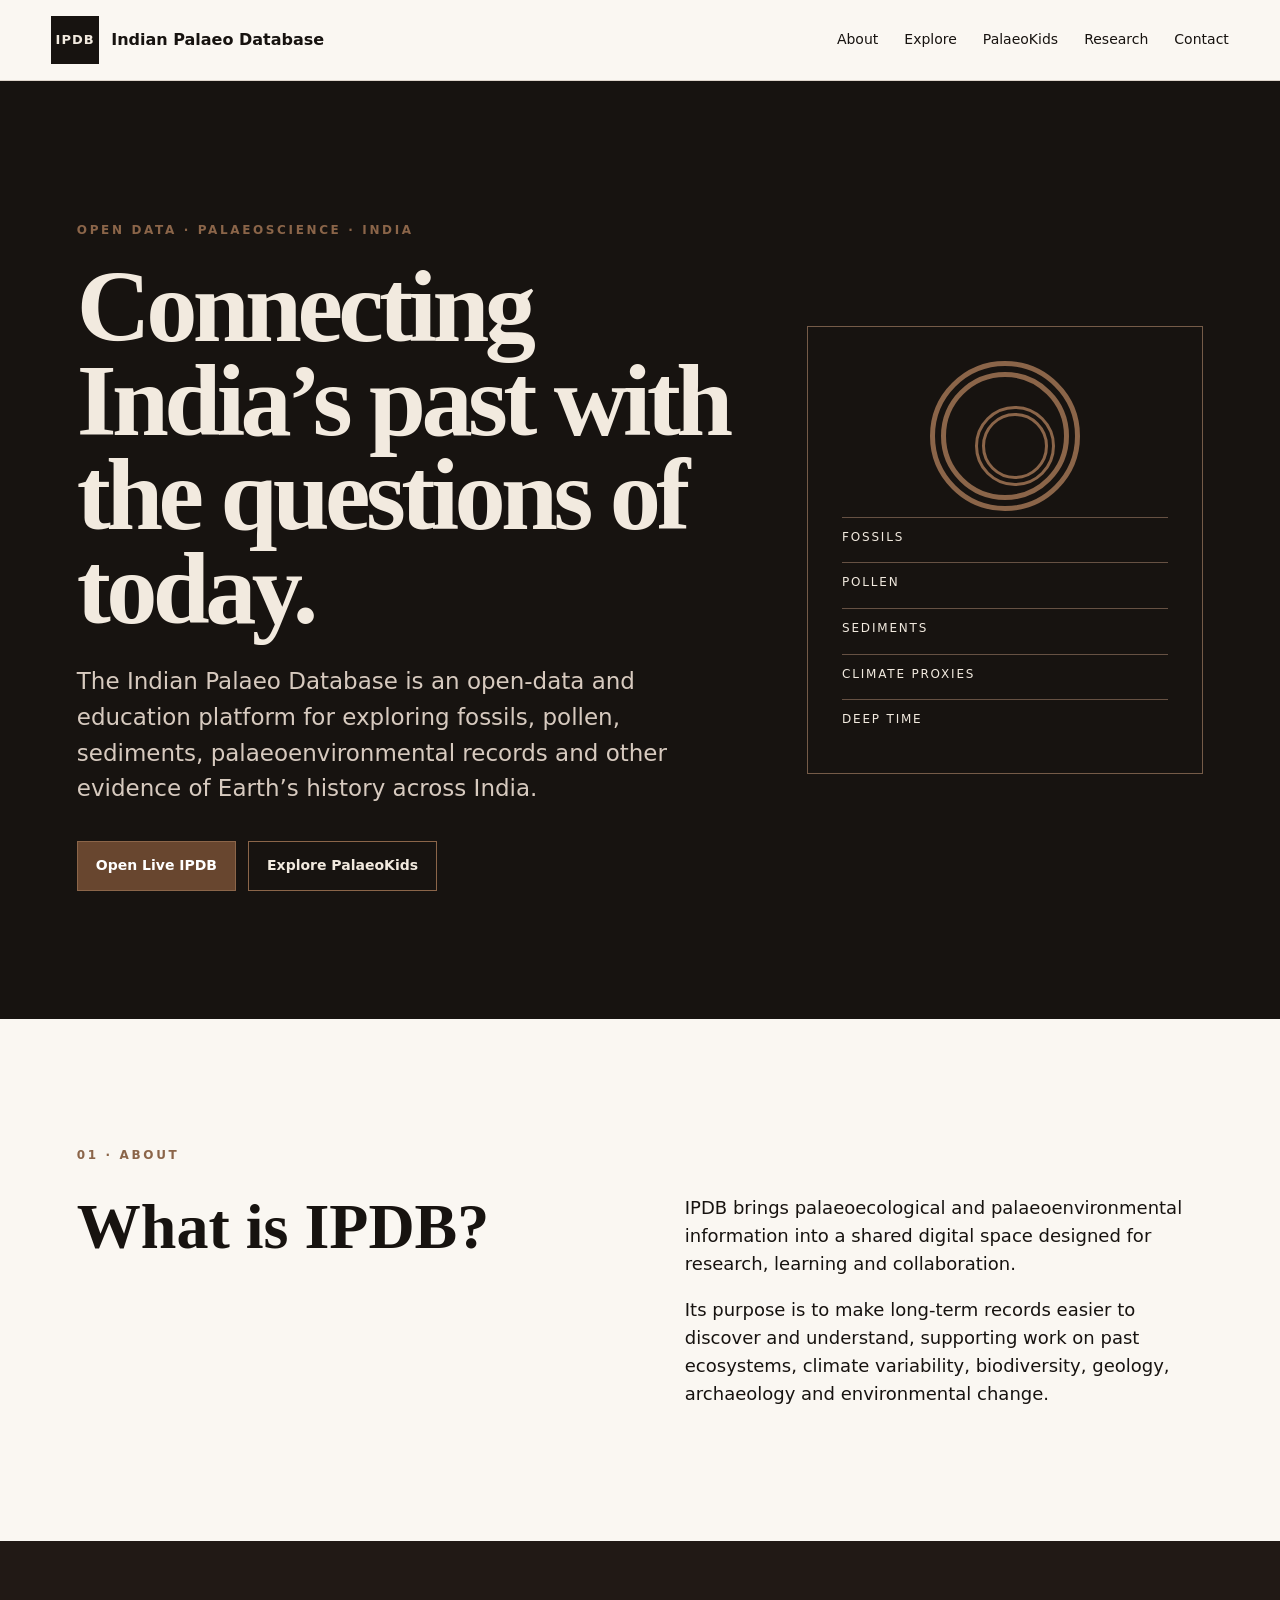
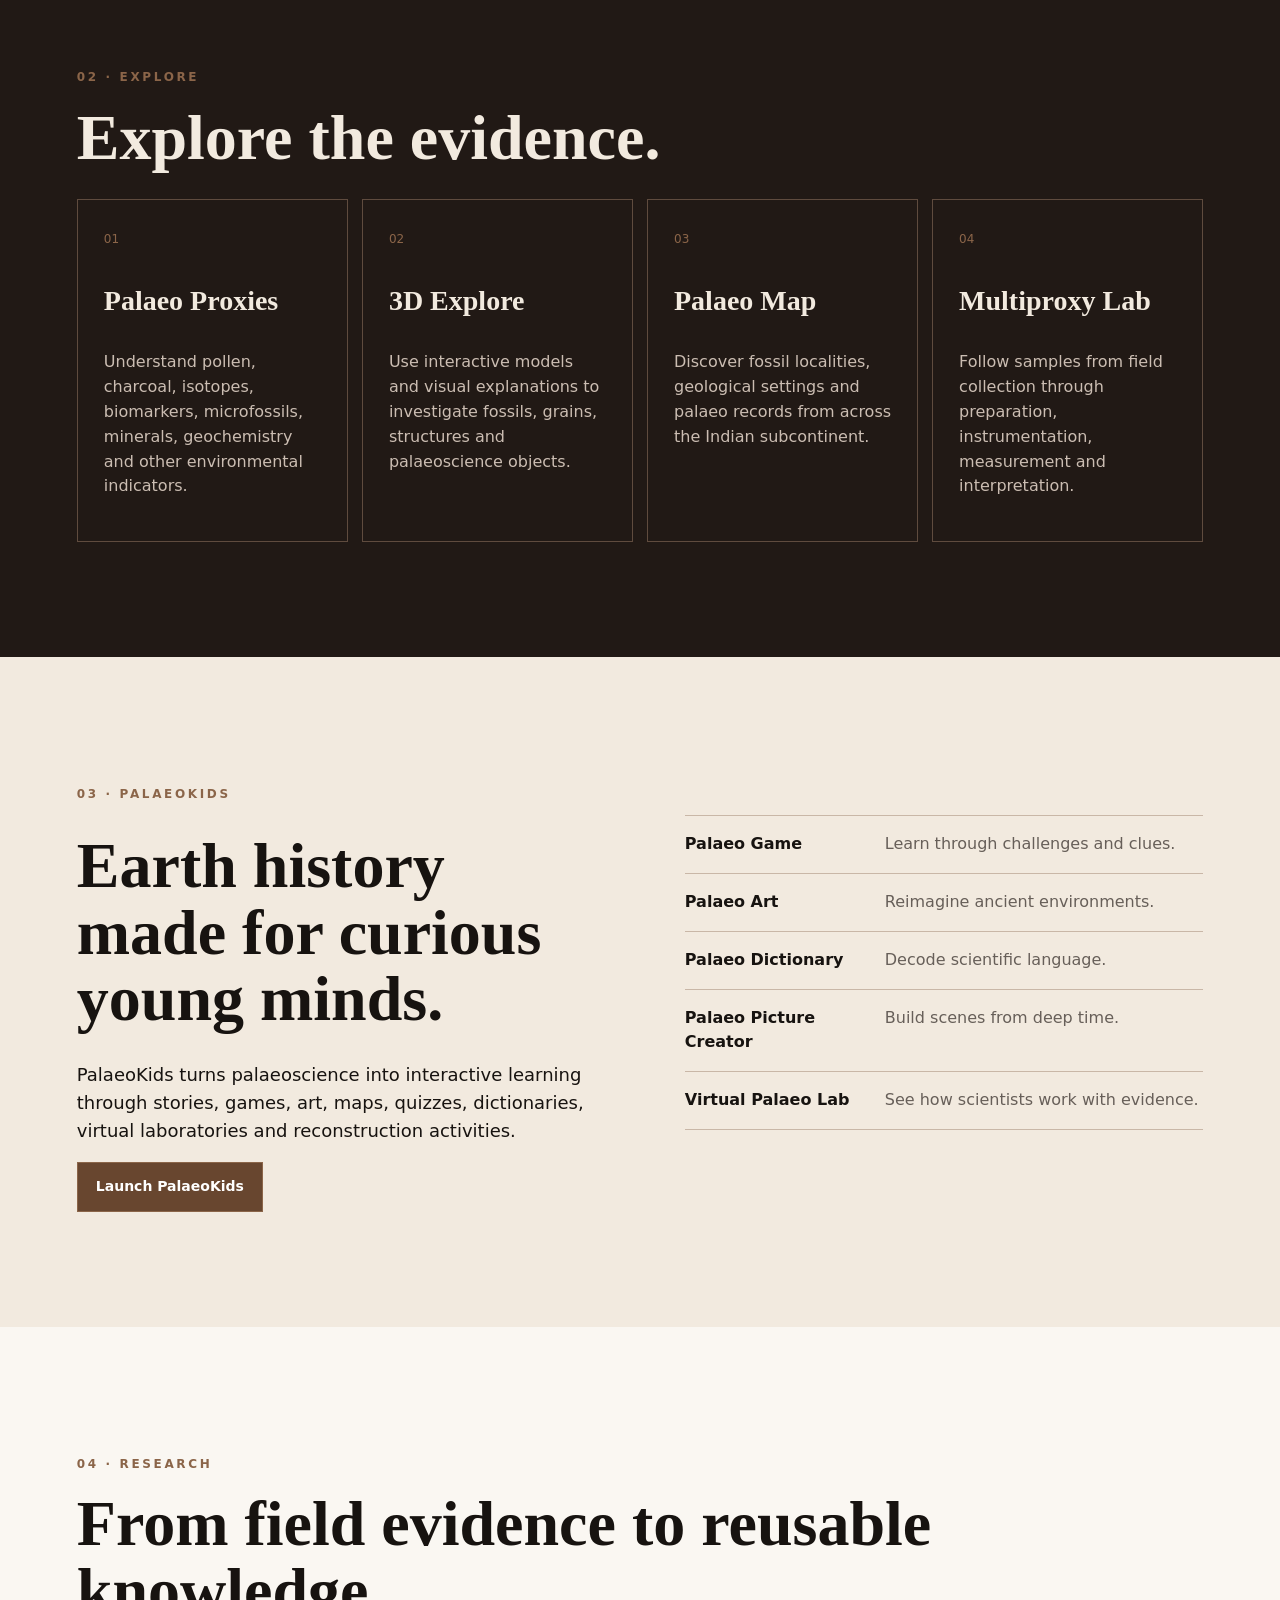
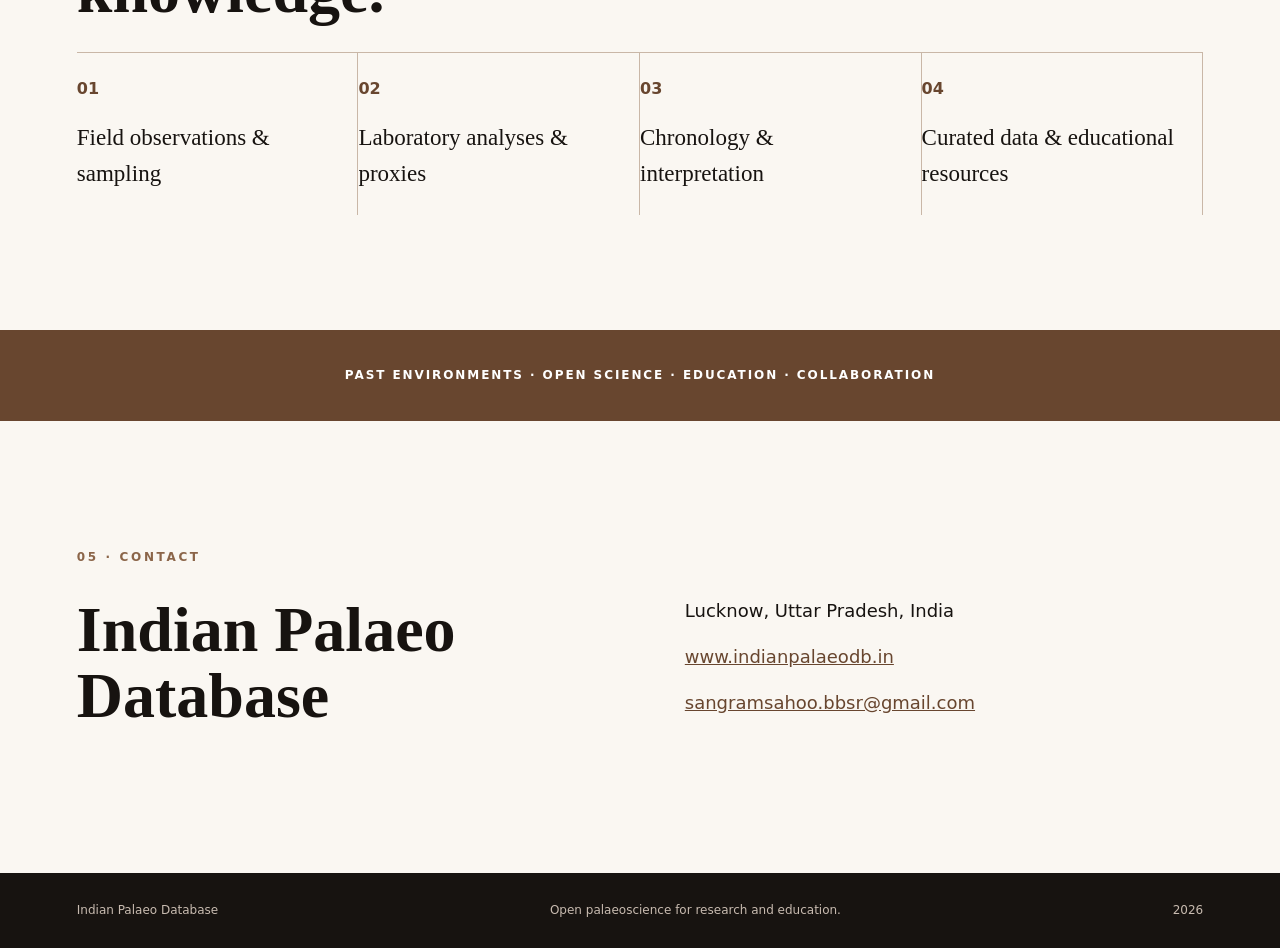
<file: site/index.html>
<!doctype html>
<html lang="en">
<head>
  <meta charset="utf-8">
  <meta name="viewport" content="width=device-width,initial-scale=1">
  <meta name="description" content="Indian Palaeo Database (IPDB) — open palaeoscience data, education and PalaeoKids.">
  <meta name="theme-color" content="#171310">
  <title>Indian Palaeo Database | IPDB</title>
  <link rel="stylesheet" href="assets/styles.css">
</head>
<body>
<header class="topbar">
  <a class="brand" href="#home" aria-label="IPDB home">
    <span class="brand-mark">IPDB</span>
    <span class="brand-copy">Indian Palaeo Database</span>
  </a>
  <button class="menu" aria-label="Toggle navigation" aria-expanded="false">Menu</button>
  <nav class="nav" aria-label="Primary navigation">
    <a href="#about">About</a>
    <a href="#explore">Explore</a>
    <a href="#palaeokids">PalaeoKids</a>
    <a href="#research">Research</a>
    <a href="#contact">Contact</a>
  </nav>
</header>

<main id="home">
<section class="hero">
  <div class="hero-grid">
    <div>
      <p class="eyebrow">OPEN DATA · PALAEOSCIENCE · INDIA</p>
      <h1>Connecting India’s past with the questions of today.</h1>
      <p class="lede">The Indian Palaeo Database is an open-data and education platform for exploring fossils, pollen, sediments, palaeoenvironmental records and other evidence of Earth’s history across India.</p>
      <div class="actions">
        <a class="btn primary" href="https://www.indianpalaeodb.in/" target="_blank" rel="noopener">Open Live IPDB</a>
        <a class="btn ghost" href="#palaeokids">Explore PalaeoKids</a>
      </div>
    </div>
    <div class="hero-card" aria-label="Palaeoscience themes">
      <div class="spiral"></div>
      <p>FOSSILS</p><p>POLLEN</p><p>SEDIMENTS</p><p>CLIMATE PROXIES</p><p>DEEP TIME</p>
    </div>
  </div>
</section>

<section id="about" class="section">
  <p class="kicker">01 · ABOUT</p>
  <div class="two-col">
    <h2>What is IPDB?</h2>
    <div>
      <p>IPDB brings palaeoecological and palaeoenvironmental information into a shared digital space designed for research, learning and collaboration.</p>
      <p>Its purpose is to make long-term records easier to discover and understand, supporting work on past ecosystems, climate variability, biodiversity, geology, archaeology and environmental change.</p>
    </div>
  </div>
</section>

<section id="explore" class="section dark">
  <p class="kicker">02 · EXPLORE</p>
  <h2>Explore the evidence.</h2>
  <div class="cards">
    <article class="card"><span>01</span><h3>Palaeo Proxies</h3><p>Understand pollen, charcoal, isotopes, biomarkers, microfossils, minerals, geochemistry and other environmental indicators.</p></article>
    <article class="card"><span>02</span><h3>3D Explore</h3><p>Use interactive models and visual explanations to investigate fossils, grains, structures and palaeoscience objects.</p></article>
    <article class="card"><span>03</span><h3>Palaeo Map</h3><p>Discover fossil localities, geological settings and palaeo records from across the Indian subcontinent.</p></article>
    <article class="card"><span>04</span><h3>Multiproxy Lab</h3><p>Follow samples from field collection through preparation, instrumentation, measurement and interpretation.</p></article>
  </div>
</section>

<section id="palaeokids" class="section kids">
  <p class="kicker">03 · PALAEOKIDS</p>
  <div class="two-col">
    <div>
      <h2>Earth history made for curious young minds.</h2>
      <p>PalaeoKids turns palaeoscience into interactive learning through stories, games, art, maps, quizzes, dictionaries, virtual laboratories and reconstruction activities.</p>
      <a class="btn primary" href="https://www.indianpalaeodb.in/" target="_blank" rel="noopener">Launch PalaeoKids</a>
    </div>
    <div class="kids-list">
      <div><b>Palaeo Game</b><span>Learn through challenges and clues.</span></div>
      <div><b>Palaeo Art</b><span>Reimagine ancient environments.</span></div>
      <div><b>Palaeo Dictionary</b><span>Decode scientific language.</span></div>
      <div><b>Palaeo Picture Creator</b><span>Build scenes from deep time.</span></div>
      <div><b>Virtual Palaeo Lab</b><span>See how scientists work with evidence.</span></div>
    </div>
  </div>
</section>

<section id="research" class="section">
  <p class="kicker">04 · RESEARCH</p>
  <h2>From field evidence to reusable knowledge.</h2>
  <div class="timeline">
    <div><b>01</b><span>Field observations & sampling</span></div>
    <div><b>02</b><span>Laboratory analyses & proxies</span></div>
    <div><b>03</b><span>Chronology & interpretation</span></div>
    <div><b>04</b><span>Curated data & educational resources</span></div>
  </div>
</section>

<section class="statement">
  <p>PAST ENVIRONMENTS · OPEN SCIENCE · EDUCATION · COLLABORATION</p>
</section>

<section id="contact" class="section contact">
  <p class="kicker">05 · CONTACT</p>
  <div class="two-col">
    <h2>Indian Palaeo Database</h2>
    <div>
      <p>Lucknow, Uttar Pradesh, India</p>
      <p><a href="https://www.indianpalaeodb.in/" target="_blank" rel="noopener">www.indianpalaeodb.in</a></p>
      <p><a href="mailto:sangramsahoo.bbsr@gmail.com">sangramsahoo.bbsr@gmail.com</a></p>
    </div>
  </div>
</section>
</main>

<footer>
  <span>Indian Palaeo Database</span>
  <span>Open palaeoscience for research and education.</span>
  <span id="year"></span>
</footer>
<script src="assets/app.js"></script>
</body>
</html>
</file>
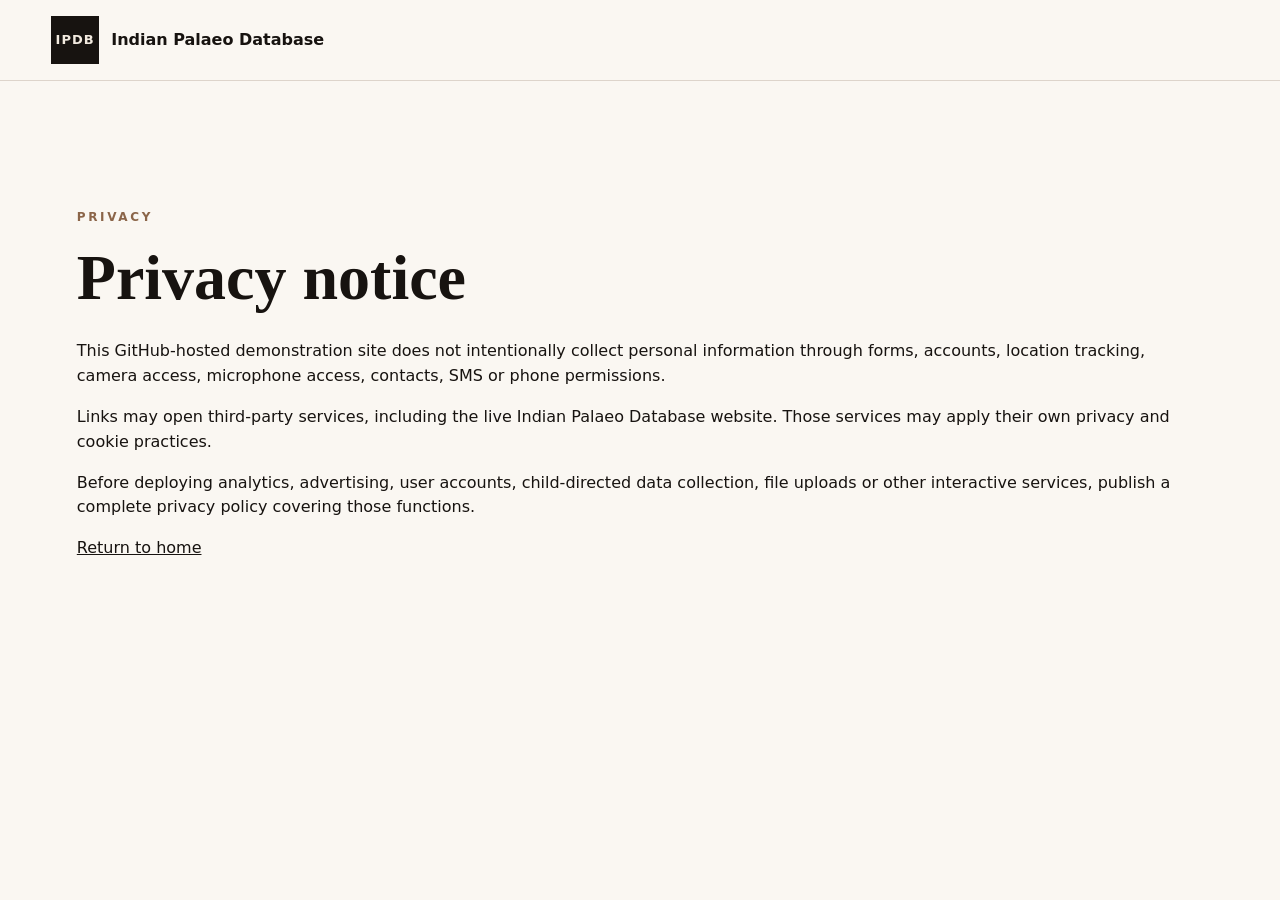
<file: site/privacy.html>
<!doctype html><html lang="en"><head><meta charset="utf-8"><meta name="viewport" content="width=device-width,initial-scale=1"><title>Privacy | IPDB</title><link rel="stylesheet" href="assets/styles.css"></head><body><header class="topbar"><a class="brand" href="index.html"><span class="brand-mark">IPDB</span><span class="brand-copy">Indian Palaeo Database</span></a></header><main class="section"><p class="kicker">PRIVACY</p><h2>Privacy notice</h2><p>This GitHub-hosted demonstration site does not intentionally collect personal information through forms, accounts, location tracking, camera access, microphone access, contacts, SMS or phone permissions.</p><p>Links may open third-party services, including the live Indian Palaeo Database website. Those services may apply their own privacy and cookie practices.</p><p>Before deploying analytics, advertising, user accounts, child-directed data collection, file uploads or other interactive services, publish a complete privacy policy covering those functions.</p><p><a href="index.html">Return to home</a></p></main></body></html>
</file>
<file: site/assets/styles.css>
:root{--ink:#171310;--brown:#68462f;--brown2:#8b6549;--cream:#f2eadf;--paper:#faf7f2;--line:#c9b7a7;--white:#fff;--muted:#675f59}
*{box-sizing:border-box}html{scroll-behavior:smooth}body{margin:0;background:var(--paper);color:var(--ink);font-family:Inter,ui-sans-serif,system-ui,-apple-system,BlinkMacSystemFont,"Segoe UI",sans-serif;line-height:1.55}
a{color:inherit}.topbar{position:sticky;top:0;z-index:20;display:flex;align-items:center;justify-content:space-between;padding:16px clamp(20px,4vw,64px);background:rgba(250,247,242,.94);backdrop-filter:blur(12px);border-bottom:1px solid rgba(104,70,47,.2)}
.brand{display:flex;gap:12px;align-items:center;text-decoration:none}.brand-mark{display:grid;place-items:center;width:48px;height:48px;background:var(--ink);color:var(--cream);font-weight:800;font-size:13px;letter-spacing:.08em}.brand-copy{font-weight:700}
.nav{display:flex;gap:26px}.nav a{text-decoration:none;font-size:14px}.nav a:hover{color:var(--brown)}.menu{display:none;background:none;border:1px solid var(--brown);padding:9px 12px}
.hero{background:var(--ink);color:var(--cream);padding:clamp(60px,10vw,140px) clamp(20px,6vw,90px)}.hero-grid{max-width:1240px;margin:auto;display:grid;grid-template-columns:1.25fr .75fr;gap:70px;align-items:center}
.eyebrow,.kicker{font-size:12px;letter-spacing:.22em;font-weight:800;color:var(--brown2)}h1{font-family:Georgia,serif;font-size:clamp(52px,8vw,108px);line-height:.92;letter-spacing:-.045em;margin:20px 0 28px;max-width:900px}.lede{max-width:700px;font-size:clamp(18px,2vw,23px);color:#d7cabf}.actions{display:flex;gap:12px;flex-wrap:wrap;margin-top:34px}.btn{display:inline-block;text-decoration:none;border:1px solid var(--brown2);padding:13px 18px;font-weight:750;font-size:14px}.btn.primary{background:var(--brown);color:white}.btn.ghost{color:var(--cream)}
.hero-card{border:1px solid #755b48;padding:34px;min-height:380px;display:flex;flex-direction:column;justify-content:flex-end;gap:6px}.hero-card p{margin:0;border-top:1px solid #665143;padding:10px 0;font-size:12px;letter-spacing:.15em}.spiral{width:150px;height:150px;border:16px double var(--brown2);border-radius:50%;margin:auto;position:relative}.spiral:after{content:"";position:absolute;width:60px;height:60px;border:10px double var(--brown2);border-radius:50%;left:29px;top:29px}
.section{padding:clamp(70px,9vw,130px) clamp(20px,6vw,90px);max-width:1400px;margin:auto}.section h2{font-family:Georgia,serif;font-size:clamp(38px,5vw,68px);line-height:1.04;margin:18px 0 28px}.two-col{display:grid;grid-template-columns:1fr 1fr;gap:clamp(30px,7vw,110px);align-items:start}.two-col p{font-size:18px}
.dark{max-width:none;background:#211915;color:var(--cream)}.dark>*{max-width:1220px;margin-left:auto;margin-right:auto}.cards{display:grid;grid-template-columns:repeat(4,1fr);gap:14px}.card{border:1px solid #5f4b3e;padding:26px;min-height:285px}.card span{font-size:12px;color:var(--brown2)}.card h3{font-family:Georgia,serif;font-size:28px}.card p{color:#cbbdb2}
.kids{background:var(--cream)}.kids-list{border-top:1px solid var(--line)}.kids-list div{display:grid;grid-template-columns:180px 1fr;gap:20px;padding:16px 0;border-bottom:1px solid var(--line)}.kids-list span{color:var(--muted)}
.timeline{display:grid;grid-template-columns:repeat(4,1fr);border-top:1px solid var(--line)}.timeline div{padding:24px 20px 24px 0;border-right:1px solid var(--line)}.timeline b{display:block;color:var(--brown);margin-bottom:18px}.timeline span{font-family:Georgia,serif;font-size:23px}
.statement{background:var(--brown);color:white;padding:24px;overflow:hidden}.statement p{white-space:nowrap;text-align:center;font-weight:800;letter-spacing:.16em;font-size:12px}
.contact a{color:var(--brown)}footer{display:flex;justify-content:space-between;gap:20px;padding:28px clamp(20px,6vw,90px);background:var(--ink);color:#c8bbb0;font-size:12px}
@media(max-width:900px){.hero-grid,.two-col{grid-template-columns:1fr}.cards,.timeline{grid-template-columns:1fr 1fr}.hero-card{min-height:300px}.nav{display:none;position:absolute;top:80px;left:0;right:0;background:var(--paper);padding:20px 28px;flex-direction:column;border-bottom:1px solid var(--line)}.nav.open{display:flex}.menu{display:block}.brand-copy{display:none}}
@media(max-width:600px){.cards,.timeline{grid-template-columns:1fr}.timeline div{border-right:0;border-bottom:1px solid var(--line)}.kids-list div{grid-template-columns:1fr;gap:2px}footer{flex-direction:column}h1{font-size:54px}}
</file>
